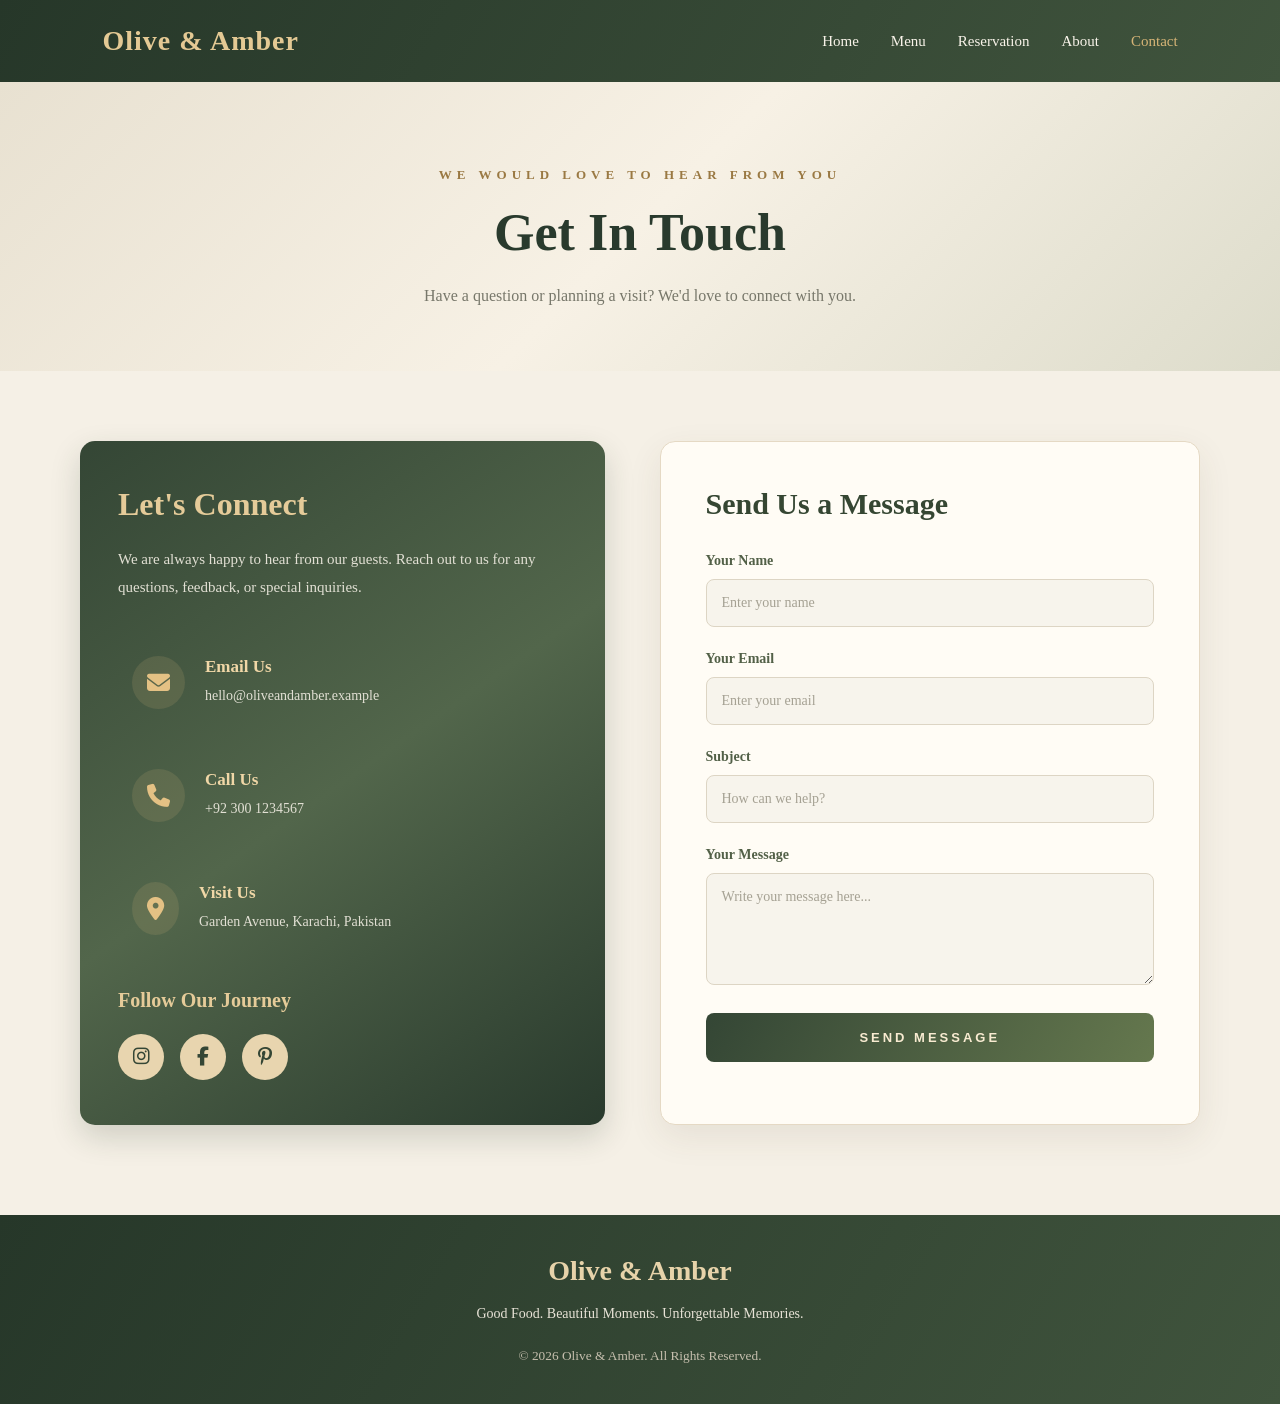
<file: restaurant website/contact.html>
<!DOCTYPE html>
<html lang="en">

<head>
    <meta charset="UTF-8">
    <meta name="viewport" content="width=device-width, initial-scale=1.0">

    <title>Contact Us | Olive & Amber</title>

    <link rel="stylesheet" href="contact.css">

    <!-- Font Awesome Icons -->
    <link rel="stylesheet"
    href="https://cdnjs.cloudflare.com/ajax/libs/font-awesome/6.5.0/css/all.min.css">

</head>

<body>

    <!-- Navbar -->

    <nav class="navbar">

        <h2>Olive & Amber</h2>

        <ul>
            <li><a href="index.html">Home</a></li>
            <li><a href="menu.html">Menu</a></li>
            <li><a href="reservation.html">Reservation</a></li>
            <li><a href="about.html">About</a></li>
            <li><a href="contact.html" class="active">Contact</a></li>
        </ul>

    </nav>


    <!-- Contact Header -->

    <section class="contact-header">

        <p>WE WOULD LOVE TO HEAR FROM YOU</p>

        <h1>Get In Touch</h1>

        <span>Have a question or planning a visit? We'd love to connect with you.</span>

    </section>


    <!-- Contact Section -->

    <section class="contact-container">

        <!-- Contact Information -->

        <div class="contact-info">

            <h2>Let's Connect</h2>

            <p>
                We are always happy to hear from our guests.
                Reach out to us for any questions, feedback,
                or special inquiries.
            </p>

            <div class="info-box">

                <i class="fa-solid fa-envelope"></i>

                <div>
                    <h3>Email Us</h3>
                    <p>hello@oliveandamber.example</p>
                </div>

            </div>


            <div class="info-box">

                <i class="fa-solid fa-phone"></i>

                <div>
                    <h3>Call Us</h3>
                    <p>+92 300 1234567</p>
                </div>

            </div>


            <div class="info-box">

                <i class="fa-solid fa-location-dot"></i>

                <div>
                    <h3>Visit Us</h3>
                    <p>Garden Avenue, Karachi, Pakistan</p>
                </div>

            </div>


            <!-- Social Media -->

            <h3 class="follow-heading">Follow Our Journey</h3>

            <div class="social-links">

                <a href="https://instagram.com/" target="_blank">
                    <i class="fa-brands fa-instagram"></i>
                </a>

                <a href="https://facebook.com/" target="_blank">
                    <i class="fa-brands fa-facebook-f"></i>
                </a>

                <a href="https://pinterest.com/" target="_blank">
                    <i class="fa-brands fa-pinterest-p"></i>
                </a>

            </div>

        </div>


        <!-- Contact Form -->

        <div class="contact-form">

            <h2>Send Us a Message</h2>

            <form>

                <label>Your Name</label>
                <input type="text" placeholder="Enter your name" required>

                <label>Your Email</label>
                <input type="email" placeholder="Enter your email" required>

                <label>Subject</label>
                <input type="text" placeholder="How can we help?">

                <label>Your Message</label>
                <textarea rows="5" placeholder="Write your message here..." required></textarea>

                <button type="submit">SEND MESSAGE</button>

            </form>

        </div>

    </section>


    <!-- Footer -->

    <footer>

        <h2>Olive & Amber</h2>

        <p>Good Food. Beautiful Moments. Unforgettable Memories.</p>

        <small>© 2026 Olive & Amber. All Rights Reserved.</small>

    </footer>


</body>
</html>
</file>
<file: restaurant website/contact.css>
/* =========================
   OLIVE & AMBER
   CONTACT PAGE
========================= */

* {
    margin: 0;
    padding: 0;
    box-sizing: border-box;
}

body {
    font-family: Georgia, serif;
    background: #F5F0E6;
    color: #303C2E;
}


/* NAVBAR */

.navbar {
    display: flex;
    justify-content: space-between;
    align-items: center;
    padding: 25px 8%;
    background: linear-gradient(120deg, #263729, #40543D);
    box-shadow: 0 4px 15px rgba(0,0,0,0.12);
}

.navbar h2 {
    color: #E4C994;
    font-size: 28px;
    letter-spacing: 1px;
}

.navbar ul {
    display: flex;
    list-style: none;
    gap: 32px;
}

.navbar ul a {
    color: #F8F3E9;
    text-decoration: none;
    font-size: 15px;
    transition: 0.3s;
}

.navbar ul a:hover,
.navbar ul a.active {
    color: #D6B477;
}


/* CONTACT HEADER */

.contact-header {
    text-align: center;
    padding: 85px 20px 60px;
    background: linear-gradient(
        135deg,
        #E8E1D1,
        #F7F1E5,
        #DDDCCB
    );
}

.contact-header p {
    color: #9A7943;
    letter-spacing: 5px;
    font-size: 13px;
    font-weight: bold;
}

.contact-header h1 {
    color: #293A2D;
    font-size: 52px;
    margin: 20px 0;
}

.contact-header span {
    color: #77776A;
    font-size: 16px;
    line-height: 1.8;
}


/* MAIN CONTAINER */

.contact-container {
    display: flex;
    max-width: 1180px;
    margin: 70px auto 90px;
    padding: 0 30px;
    gap: 55px;
    align-items: stretch;
}


/* LEFT CONTACT INFORMATION */

.contact-info {
    flex: 1;
    background: linear-gradient(
        145deg,
        #344635,
        #52664B,
        #293A2D
    );

    color: #F8F2E7;
    padding: 45px 38px;
    border-radius: 15px;
    box-shadow: 0 12px 30px rgba(39,55,39,0.18);
}

.contact-info h2 {
    font-size: 32px;
    color: #E5CB99;
    margin-bottom: 22px;
}

.contact-info > p {
    color: #E2E0D4;
    line-height: 1.9;
    font-size: 15px;
    margin-bottom: 40px;
}


/* INFO BOXES */

.info-box {
    display: flex;
    align-items: center;
    gap: 20px;
    margin-bottom: 32px;
    padding: 14px;
    border-radius: 10px;
    transition: 0.3s;
}

.info-box:hover {
    background: rgba(255,255,255,0.09);
    transform: translateX(6px);
}

.info-box i {
    font-size: 23px;
    color: #E4C184;
    background: rgba(228,193,132,0.13);
    padding: 15px;
    border-radius: 50%;
}

.info-box h3 {
    font-size: 17px;
    color: #F0D7A7;
    margin-bottom: 8px;
}

.info-box p {
    color: #E2E0D4;
    font-size: 14px;
    line-height: 1.6;
}


/* SOCIAL MEDIA */

.follow-heading {
    color: #E5CB99;
    margin-top: 40px;
    margin-bottom: 22px;
    font-size: 20px;
}

.social-links {
    display: flex;
    gap: 16px;
}

.social-links a {
    width: 46px;
    height: 46px;
    display: flex;
    justify-content: center;
    align-items: center;

    color: #344635;
    background: #E8D5AF;

    border-radius: 50%;
    font-size: 19px;
    text-decoration: none;

    transition: 0.3s;
}

.social-links a:hover {
    background: #FFFFFF;
    color: #9B7945;
    transform: translateY(-6px);
}


/* RIGHT CONTACT FORM */

.contact-form {
    flex: 1;
    background: #FFFCF5;
    padding: 45px;
    border-radius: 15px;

    border: 1px solid #E5D9C4;

    box-shadow: 0 12px 35px rgba(74,65,42,0.09);
}

.contact-form h2 {
    color: #354632;
    font-size: 30px;
    margin-bottom: 32px;
}


/* FORM LABELS */

.contact-form label {
    display: block;
    color: #526047;
    font-size: 14px;
    font-weight: bold;
    margin-bottom: 10px;
}


/* INPUTS */

.contact-form input,
.contact-form textarea {
    width: 100%;
    padding: 15px;

    background: #F7F4EC;
    color: #354632;

    border: 1px solid #DDD5C4;
    border-radius: 8px;

    margin-bottom: 24px;

    outline: none;
    font-family: Georgia, serif;
    font-size: 14px;

    transition: 0.3s;
}

.contact-form input:focus,
.contact-form textarea:focus {
    border-color: #A88A52;
    background: #FFFFFF;
    box-shadow: 0 0 0 3px rgba(168,138,82,0.12);
}

.contact-form input::placeholder,
.contact-form textarea::placeholder {
    color: #A5A193;
}

.contact-form textarea {
    resize: vertical;
}


/* SEND BUTTON */

.contact-form button {
    width: 100%;
    padding: 17px;

    background: linear-gradient(
        120deg,
        #344635,
        #65784E
    );

    color: #F8EBD1;

    border: none;
    border-radius: 8px;

    font-size: 13px;
    font-weight: bold;
    letter-spacing: 3px;

    cursor: pointer;
    transition: 0.3s;
}

.contact-form button:hover {
    background: linear-gradient(
        120deg,
        #A88A52,
        #C6A66B
    );

    color: #263729;
    transform: translateY(-3px);

    box-shadow: 0 8px 18px rgba(168,138,82,0.25);
}


/* FOOTER */

footer {
    text-align: center;
    padding: 40px 20px;

    background: linear-gradient(
        120deg,
        #263729,
        #40543D
    );

    color: #E7D3AA;
}

footer h2 {
    font-size: 28px;
    margin-bottom: 15px;
}

footer p {
    color: #E8E3D7;
    margin-bottom: 20px;
    font-size: 14px;
    line-height: 1.7;
}

footer small {
    color: #C6BFAE;
}


/* RESPONSIVE DESIGN */

@media (max-width: 768px) {

    .navbar {
        flex-direction: column;
        gap: 22px;
    }

    .navbar ul {
        flex-wrap: wrap;
        justify-content: center;
        gap: 17px;
    }

    .contact-header {
        padding: 60px 18px;
    }

    .contact-header h1 {
        font-size: 38px;
    }

    .contact-container {
        flex-direction: column;
        margin: 35px auto 60px;
        gap: 30px;
    }

    .contact-info,
    .contact-form {
        padding: 30px 23px;
    }

    .contact-info h2,
    .contact-form h2 {
        font-size: 26px;
    }

}
</file>
